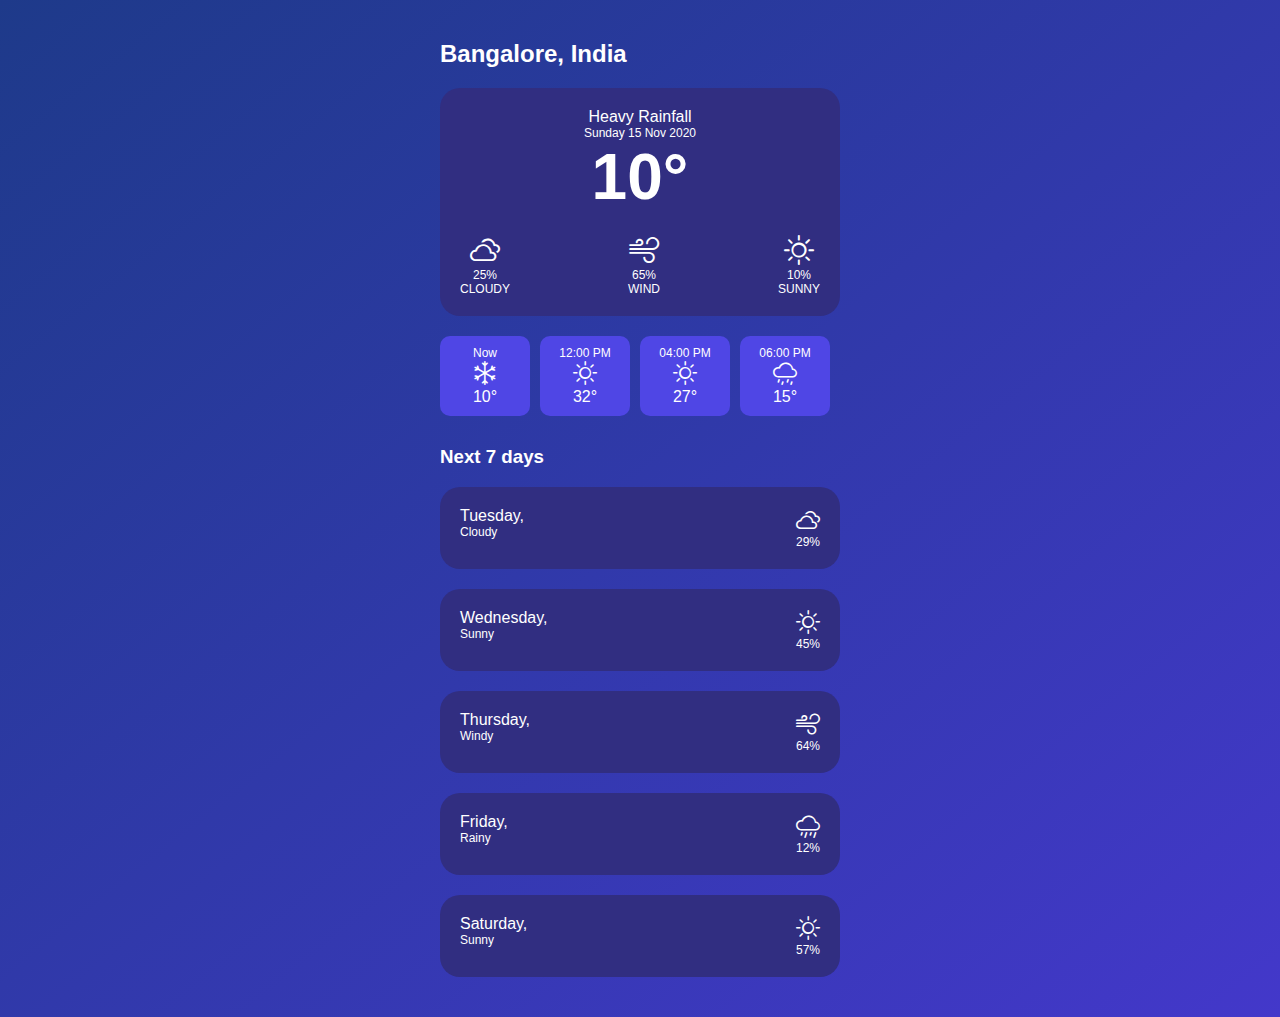
<file: indexx.html>
<!DOCTYPE html>
<html lang="en">
<head>
  <meta charset="UTF-8">
  <meta name="viewport" content="width=device-width, initial-scale=1.0">
  <title>Weather App UI</title>
  <link href="https://cdn.jsdelivr.net/npm/bootstrap-icons/font/bootstrap-icons.css" rel="stylesheet">
  <style>
    body {
      margin: 0;
      font-family: Arial, sans-serif;
      background: linear-gradient(to bottom right, #1e3a8a, #4338ca);
      color: white;
    }
    .container {
      max-width: 400px;
      margin: auto;
      padding: 20px;
    }
    .card {
      background-color: #312e81;
      border-radius: 20px;
      padding: 20px;
      margin-bottom: 20px;
    }
    .flex {
      display: flex;
    }
    .justify-between {
      justify-content: space-between;
    }
    .text-center {
      text-align: center;
    }
    .hourly-card {
      background-color: #4f46e5;
      border-radius: 10px;
      padding: 10px;
      text-align: center;
      min-width: 70px;
      margin-right: 10px;
    }
    .scroll-x {
      display: flex;
      overflow-x: auto;
    }
    .icon {
      font-size: 24px;
    }
    .large-temp {
      font-size: 64px;
      font-weight: bold;
    }
    .small-text {
      font-size: 12px;
    }
    .weather-icon {
      font-size: 30px;
    }
  </style>
</head>
<body>
  <div class="container">
    <!-- Location and Main Weather -->
    <h2>Bangalore, India</h2>
    <div class="card text-center">
      <div>Heavy Rainfall</div>
      <div class="small-text">Sunday 15 Nov 2020</div>
      <div class="large-temp">10&deg;</div>
      <div class="flex justify-between" style="margin-top: 20px;">
        <div class="text-center">
          <div class="weather-icon bi bi-clouds"></div>
          <div class="small-text">25%<br/>CLOUDY</div>
        </div>
        <div class="text-center">
          <div class="weather-icon bi bi-wind"></div>
          <div class="small-text">65%<br/>WIND</div>
        </div>
        <div class="text-center">
          <div class="weather-icon bi bi-brightness-high"></div>
          <div class="small-text">10%<br/>SUNNY</div>
        </div>
      </div>
    </div>

    <!-- Today Hourly Forecast -->
    <div class="scroll-x">
      <div class="hourly-card">
        <div class="small-text">Now</div>
        <div class="icon bi bi-snow"></div>
        <div>10&deg;</div>
      </div>
      <div class="hourly-card">
        <div class="small-text">12:00 PM</div>
        <div class="icon bi bi-brightness-high"></div>
        <div>32&deg;</div>
      </div>
      <div class="hourly-card">
        <div class="small-text">04:00 PM</div>
        <div class="icon bi bi-brightness-high"></div>
        <div>27&deg;</div>
      </div>
      <div class="hourly-card">
        <div class="small-text">06:00 PM</div>
        <div class="icon bi bi-cloud-drizzle"></div>
        <div>15&deg;</div>
      </div>
      <div class="hourly-card">
        <div class="small-text">08:00 PM</div>
        <div class="icon bi bi-moon-stars"></div>
        <div>25&deg;</div>
      </div>
    </div>

    <!-- Next 7 Days Forecast -->
    <h3 style="margin-top: 30px;">Next 7 days</h3>
    <div class="card flex justify-between">
      <div>
        <div>Tuesday,</div>
        <div class="small-text">Cloudy</div>
      </div>
      <div class="text-center">
        <div class="icon bi bi-clouds"></div>
        <div class="small-text">29%</div>
      </div>
    </div>
    <div class="card flex justify-between">
      <div>
        <div>Wednesday,</div>
        <div class="small-text">Sunny</div>
      </div>
      <div class="text-center">
        <div class="icon bi bi-brightness-high"></div>
        <div class="small-text">45%</div>
      </div>
    </div>
    <div class="card flex justify-between">
      <div>
        <div>Thursday,</div>
        <div class="small-text">Windy</div>
      </div>
      <div class="text-center">
        <div class="icon bi bi-wind"></div>
        <div class="small-text">64%</div>
      </div>
    </div>
    <div class="card flex justify-between">
      <div>
        <div>Friday,</div>
        <div class="small-text">Rainy</div>
      </div>
      <div class="text-center">
        <div class="icon bi bi-cloud-rain"></div>
        <div class="small-text">12%</div>
      </div>
    </div>
    <div class="card flex justify-between">
      <div>
        <div>Saturday,</div>
        <div class="small-text">Sunny</div>
      </div>
      <div class="text-center">
        <div class="icon bi bi-brightness-high"></div>
        <div class="small-text">57%</div>
      </div>
    </div>
  </div>
</body>
</html>
</file>
